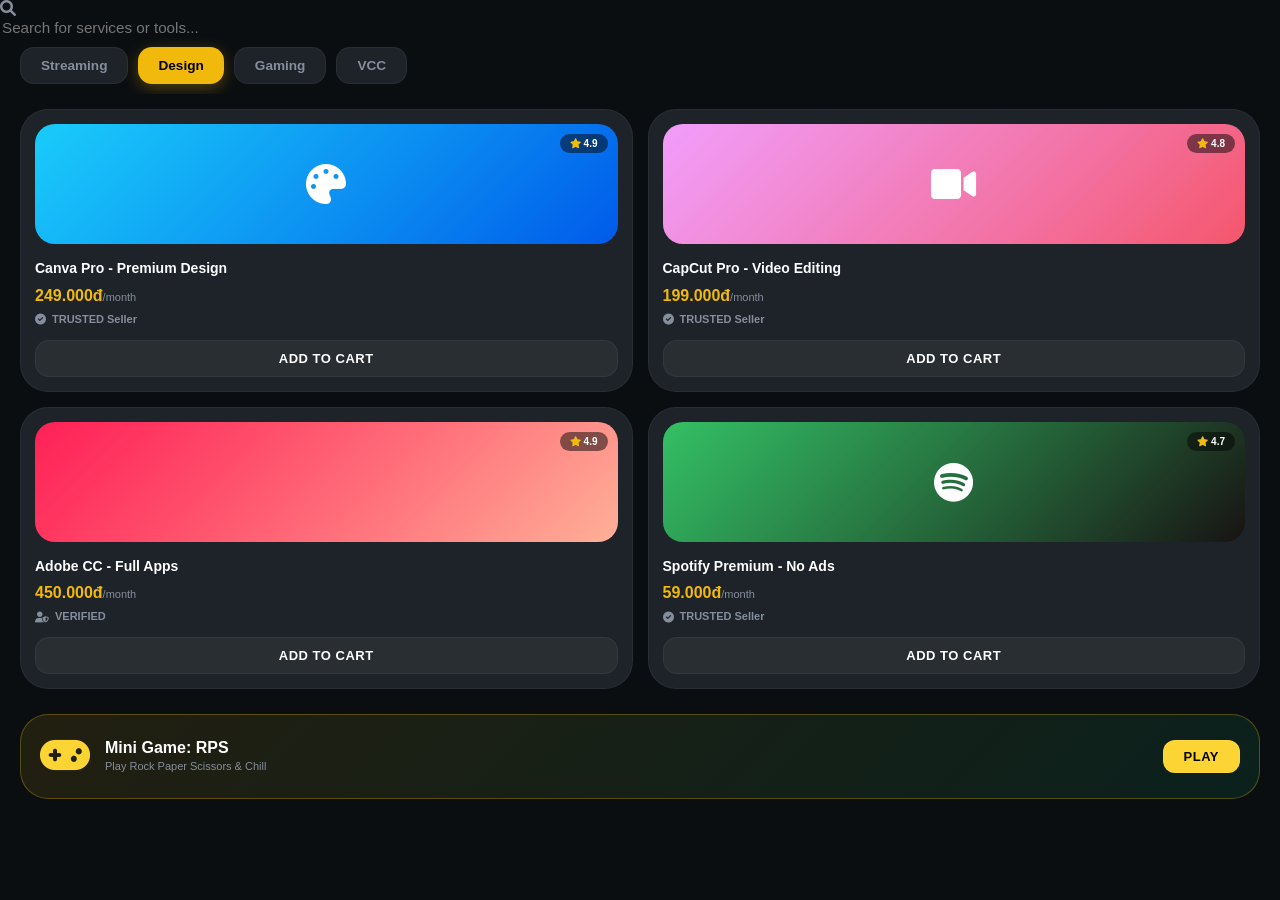
<file: frontend/discovery.html>
<!DOCTYPE html>
<html lang="vi">
<head>
    <meta charset="UTF-8">
    <meta name="viewport" content="width=device-width, initial-scale=1.0">
    <title>Mart - Digital Marketplace</title>
    <link href="https://fonts.googleapis.com/css2?family=Outfit:wght@300;400;600;700&display=swap" rel="stylesheet">
    <link rel="stylesheet" href="https://cdnjs.cloudflare.com/ajax/libs/font-awesome/6.0.0/css/all.min.css">
    <link rel="stylesheet" href="css/discovery.css">
</head>
<body class="dark-mode">
    <div class="mobile-frame">
        <!-- Header Section Optimized -->
        <header class="header">
            <div class="search-container">
                <i class="fas fa-search"></i>
                <input type="text" placeholder="Search for services or tools...">
            </div>
        </header>

        <!-- Category Tabs -->
        <div class="categories">
            <button class="cat-tab">Streaming</button>
            <button class="cat-tab active">Design</button>
            <button class="cat-tab">Gaming</button>
            <button class="cat-tab">VCC</button>
        </div>

        <!-- Product List -->
        <main class="product-list">
            <div class="product-grid">
                <!-- Canva Card -->
                <div class="glass-card">
                    <div class="card-image design-bg">
                        <i class="fas fa-palette" style="font-size: 40px; color: white;"></i>
                        <div class="rating-badge"><i class="fas fa-star"></i> 4.9</div>
                    </div>
                    <div class="card-body">
                        <h3>Canva Pro - Premium Design</h3>
                        <p class="price-tag">249.000đ<span>/month</span></p>
                        <div class="seller-info">
                            <i class="fas fa-check-circle trusted"></i>
                            <span>TRUSTED Seller</span>
                        </div>
                        <button class="add-btn">Add to Cart</button>
                    </div>
                </div>

                <!-- Capcut Card -->
                <div class="glass-card">
                    <div class="card-image video-bg">
                        <i class="fas fa-video" style="font-size: 40px; color: white;"></i>
                        <div class="rating-badge"><i class="fas fa-star"></i> 4.8</div>
                    </div>
                    <div class="card-body">
                        <h3>CapCut Pro - Video Editing</h3>
                        <p class="price-tag">199.000đ<span>/month</span></p>
                        <div class="seller-info">
                            <i class="fas fa-check-circle trusted"></i>
                            <span>TRUSTED Seller</span>
                        </div>
                        <button class="add-btn">Add to Cart</button>
                    </div>
                </div>

                <!-- Adobe Card -->
                <div class="glass-card">
                    <div class="card-image adobe-bg">
                        <i class="fab fa-adobe" style="font-size: 40px; color: white;"></i>
                        <div class="rating-badge"><i class="fas fa-star"></i> 4.9</div>
                    </div>
                    <div class="card-body">
                        <h3>Adobe CC - Full Apps</h3>
                        <p class="price-tag">450.000đ<span>/month</span></p>
                        <div class="seller-info">
                            <i class="fas fa-user-shield"></i>
                            <span>VERIFIED</span>
                        </div>
                        <button class="add-btn">Add to Cart</button>
                    </div>
                </div>

                <!-- Spotify Card -->
                <div class="glass-card">
                    <div class="card-image music-bg">
                        <i class="fab fa-spotify" style="font-size: 40px; color: white;"></i>
                        <div class="rating-badge"><i class="fas fa-star"></i> 4.7</div>
                    </div>
                    <div class="card-body">
                        <h3>Spotify Premium - No Ads</h3>
                        <p class="price-tag">59.000đ<span>/month</span></p>
                        <div class="seller-info">
                            <i class="fas fa-check-circle trusted"></i>
                            <span>TRUSTED Seller</span>
                        </div>
                        <button class="add-btn">Add to Cart</button>
                    </div>
                </div>
            <!-- Entertainment Section -->
            <div class="entertainment-section" style="grid-column: span 2; margin-top: 10px;">
                <div class="glass-card featured-game" style="background: linear-gradient(135deg, rgba(240, 185, 11, 0.1), rgba(14, 203, 129, 0.1)); border: 1px solid var(--primary);">
                    <div style="display: flex; align-items: center; gap: 15px; padding: 5px;">
                        <div class="game-icon" style="font-size: 40px; color: var(--primary);">
                            <i class="fas fa-gamepad"></i>
                        </div>
                        <div style="flex-grow: 1;">
                            <h3 style="margin: 0; font-size: 16px;">Mini Game: RPS</h3>
                            <p style="margin: 3px 0; font-size: 11px; color: var(--text-secondary);">Play Rock Paper Scissors & Chill</p>
                        </div>
                        <a href="game-rps.html" class="add-btn" style="width: auto; padding: 8px 20px; background: var(--primary); color: black; text-decoration: none; border-radius: 12px; font-weight: 700;">PLAY</a>
                    </div>
                </div>
            </div>
        </main>
    </div>
</body>
</html>
</file>
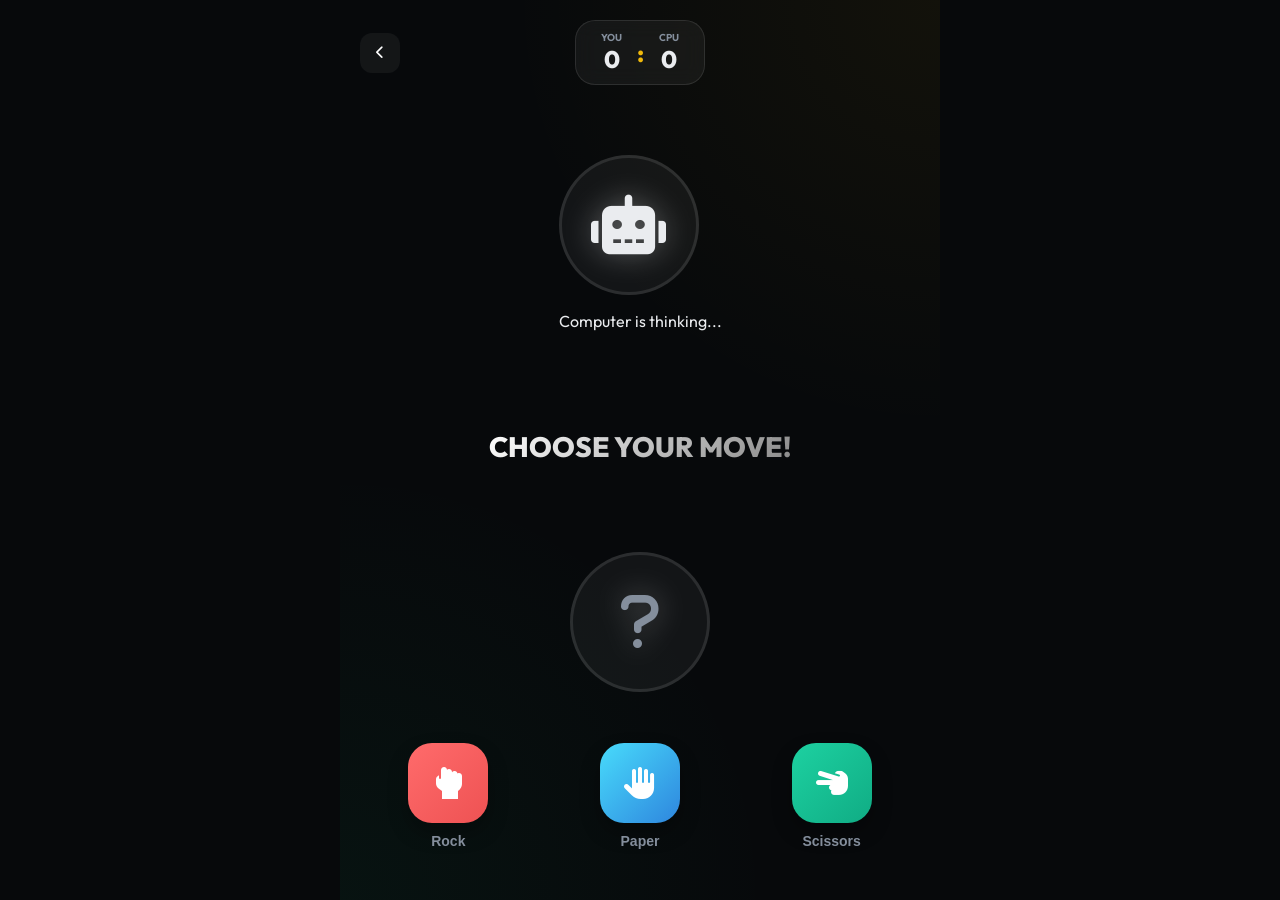
<file: frontend/game-rps.html>
<!DOCTYPE html>
<html lang="vi">
<head>
    <meta charset="UTF-8">
    <meta name="viewport" content="width=device-width, initial-scale=1.0">
    <title>Rock Paper Scissors - Pro</title>
    <link href="https://fonts.googleapis.com/css2?family=Outfit:wght@300;400;600;700&display=swap" rel="stylesheet">
    <link rel="stylesheet" href="https://cdnjs.cloudflare.com/ajax/libs/font-awesome/6.0.0/css/all.min.css">
    <link rel="stylesheet" href="css/game-rps.css">
</head>
<body class="dark-mode">
    <div class="game-container">
        <!-- Header -->
        <header class="game-header">
            <button onclick="window.history.back()" class="back-btn"><i class="fas fa-chevron-left"></i></button>
            <div class="score-board">
                <div class="score-item">
                    <span class="label">YOU</span>
                    <span id="player-score" class="value">0</span>
                </div>
                <div class="score-divider">:</div>
                <div class="score-item">
                    <span class="label">CPU</span>
                    <span id="cpu-score" class="value">0</span>
                </div>
            </div>
            <div style="width: 40px;"></div>
        </header>

        <!-- Play Area -->
        <main class="play-area">
            <div class="cpu-side">
                <div id="cpu-choice" class="choice-display skeleton">
                    <i class="fas fa-robot"></i>
                </div>
                <p>Computer is thinking...</p>
            </div>

            <div class="result-middle">
                <h2 id="result-text">Choose your move!</h2>
            </div>

            <div class="player-side">
                <div id="player-choice" class="choice-display player-wait">
                    <i class="fas fa-question"></i>
                </div>
            </div>
        </main>

        <!-- Controls -->
        <footer class="game-controls">
            <button onclick="playMove('rock')" class="move-btn" id="btn-rock">
                <div class="icon-circle rock-bg"><i class="fas fa-hand-rock"></i></div>
                <span>Rock</span>
            </button>
            <button onclick="playMove('paper')" class="move-btn" id="btn-paper">
                <div class="icon-circle paper-bg"><i class="fas fa-hand-paper"></i></div>
                <span>Paper</span>
            </button>
            <button onclick="playMove('scissors')" class="move-btn" id="btn-scissors">
                <div class="icon-circle scissors-bg"><i class="fas fa-hand-scissors"></i></div>
                <span>Scissors</span>
            </button>
        </footer>

        <!-- Achievement Popup (Optional) -->
        <div id="game-toast" class="toast-hidden">
            <span id="toast-msg">Combo x2!</span>
        </div>
    </div>

    <script type="module">
        import { RockPaperScissors } from './js/modules/game.js';
        const game = new RockPaperScissors();
        window.playMove = (move) => game.playMove(move);
    </script>
</body>
</html>
</file>
<file: frontend/css/discovery.css>
:root {
    --bg-color: #0B0E11;
    --accent-color: #F0B90B;
    --glass-bg: rgba(30, 35, 41, 0.7);
    --glass-border: rgba(255, 255, 255, 0.05);
    --text-primary: #EAECEF;
    --text-secondary: #848E9C;
    --bg: #0B0E11;
    --card-bg: #181A20;
    --primary: #FCD535;
    --text: #FFFFFF;
    --text-dim: #848E9C;
}

body {
    background-color: var(--bg);
    color: var(--text);
    font-family: 'Inter', sans-serif;
    margin: 0;
}

.search-container i {
    color: var(--text-secondary);
}

.search-container input {
    background: transparent;
    border: none;
    color: white;
    width: 100%;
    outline: none;
    font-size: 0.95rem;
    font-weight: 500;
}

/* Categories */
.categories {
    display: flex;
    gap: 10px;
    padding: 10px 20px;
    overflow-x: auto;
    scrollbar-width: none;
}

.categories::-webkit-scrollbar { display: none; }

.cat-tab {
    background: #1E2329;
    border: 1px solid var(--glass-border);
    color: var(--text-secondary);
    padding: 10px 20px;
    border-radius: 14px;
    font-size: 0.85rem;
    font-weight: 700;
    cursor: pointer;
    transition: 0.3s;
    white-space: nowrap;
}

.cat-tab.active {
    background: var(--accent-color);
    color: #000;
    border: none;
    box-shadow: 0 4px 15px rgba(240, 185, 11, 0.3);
}

/* Product Grid */
.product-grid {
    display: grid;
    grid-template-columns: 1fr 1fr;
    gap: 15px;
    padding: 15px 20px;
}

.glass-card {
    background: #1E2329;
    border: 1px solid var(--glass-border);
    border-radius: 28px;
    padding: 14px;
    transition: all 0.4s cubic-bezier(0.175, 0.885, 0.32, 1.275);
    display: flex;
    flex-direction: column;
}

.glass-card:hover {
    transform: translateY(-6px);
    border-color: rgba(240, 185, 11, 0.3);
    box-shadow: 0 15px 35px rgba(0,0,0,0.4);
}

.card-image {
    width: 100%;
    height: 120px;
    border-radius: 20px;
    display: flex;
    align-items: center;
    justify-content: center;
    position: relative;
    margin-bottom: 15px;
    overflow: hidden;
}

.card-image::after {
    content: '';
    position: absolute;
    inset: 0;
    background: linear-gradient(135deg, rgba(255,255,255,0.1) 0%, transparent 100%);
}

.design-bg { background: linear-gradient(135deg, #00c6fb 0%, #005bea 100%); }
.video-bg { background: linear-gradient(135deg, #f093fb 0%, #f5576c 100%); }
.adobe-bg { background: linear-gradient(135deg, #ff0844 0%, #ffb199 100%); }
.music-bg { background: linear-gradient(135deg, #1db954 0%, #191414 100%); }

.rating-badge {
    position: absolute;
    top: 10px;
    right: 10px;
    background: rgba(0, 0, 0, 0.5);
    padding: 4px 10px;
    border-radius: 10px;
    font-size: 10px;
    font-weight: 800;
    backdrop-filter: blur(4px);
}

.rating-badge i {
    color: var(--accent-color);
}

.card-body h3 {
    font-size: 14px;
    font-weight: 700;
    margin: 0 0 8px;
    line-height: 1.4;
    color: #fff;
}

.price-tag {
    font-size: 16px;
    font-weight: 800;
    margin: 0 0 8px;
    color: var(--accent-color);
}

.price-tag span {
    font-size: 11px;
    color: var(--text-secondary);
    font-weight: 500;
}

.seller-info {
    display: flex;
    align-items: center;
    gap: 6px;
    font-size: 11px;
    font-weight: 600;
    color: var(--text-secondary);
    margin-bottom: 15px;
}

.trusted {
    color: var(--success-color);
}

.add-btn {
    width: 100%;
    background: rgba(255,255,255,0.05);
    border: 1px solid var(--glass-border);
    color: white;
    padding: 10px;
    border-radius: 14px;
    font-size: 13px;
    font-weight: 700;
    cursor: pointer;
    transition: 0.3s;
    text-transform: uppercase;
    letter-spacing: 0.5px;
}

.add-btn:hover {
    background: var(--accent-color);
    color: #000;
    border-color: transparent;
    box-shadow: 0 6px 15px rgba(240, 185, 11, 0.3);
}

.featured-game {
    background: linear-gradient(135deg, rgba(240, 185, 11, 0.1), rgba(14, 203, 129, 0.1)) !important;
    border: 1px solid rgba(240, 185, 11, 0.3) !important;
}
</file>
<file: frontend/css/game-rps.css>
:root {
    --bg-dark: #07090b;
    --card-bg: rgba(255, 255, 255, 0.05);
    --primary: #F0B90B;
    --up-color: #0ECB81;
    --down-color: #F6465D;
    --text-main: #EAECEF;
    --text-dim: #848E9C;
    --rock-grad: linear-gradient(135deg, #FF6B6B 0%, #EE5253 100%);
    --paper-grad: linear-gradient(135deg, #48DBFB 0%, #2E86DE 100%);
    --scissors-grad: linear-gradient(135deg, #1DD1A1 0%, #10AC84 100%);
}

* {
    box-sizing: border-box;
    -webkit-tap-highlight-color: transparent;
}

body {
    margin: 0;
    padding: 0;
    background-color: var(--bg-dark);
    color: var(--text-main);
    font-family: 'Outfit', sans-serif;
    overflow: hidden;
    height: 100vh;
    display: flex;
    justify-content: center;
}

.game-container {
    width: 100%;
    max-width: 600px;
    height: 100%;
    display: flex;
    flex-direction: column;
    padding: 20px;
    background: radial-gradient(circle at top right, rgba(240, 185, 11, 0.05), transparent 40%),
                radial-gradient(circle at bottom left, rgba(14, 203, 129, 0.05), transparent 40%);
}

/* Header & Score */
.game-header {
    display: flex;
    justify-content: space-between;
    align-items: center;
    padding-bottom: 20px;
}

.back-btn {
    background: var(--card-bg);
    border: none;
    color: white;
    width: 40px;
    height: 40px;
    border-radius: 12px;
    cursor: pointer;
}

.score-board {
    background: var(--card-bg);
    padding: 10px 25px;
    border-radius: 20px;
    display: flex;
    align-items: center;
    gap: 15px;
    border: 1px solid rgba(255,255,255,0.1);
    backdrop-filter: blur(10px);
}

.score-item {
    display: flex;
    flex-direction: column;
    align-items: center;
}

.score-item .label {
    font-size: 10px;
    color: var(--text-dim);
    font-weight: 700;
}

.score-item .value {
    font-size: 24px;
    font-weight: 800;
}

.score-divider {
    font-size: 24px;
    font-weight: 800;
    color: var(--primary);
}

/* Play Area */
.play-area {
    flex: 1;
    display: flex;
    flex-direction: column;
    justify-content: space-around;
    align-items: center;
    padding: 20px 0;
}

.choice-display {
    width: 140px;
    height: 140px;
    background: var(--card-bg);
    border-radius: 50%;
    display: flex;
    align-items: center;
    justify-content: center;
    font-size: 60px;
    border: 3px solid rgba(255,255,255,0.1);
    position: relative;
    transition: 0.4s cubic-bezier(0.175, 0.885, 0.32, 1.275);
}

.choice-display i {
    filter: drop-shadow(0 0 15px rgba(255,255,255,0.3));
}

.choice-display.skeleton {
    animation: pulse 1.5s infinite;
}

@keyframes pulse {
    0% { opacity: 0.6; transform: scale(0.95); }
    50% { opacity: 1; transform: scale(1); }
    100% { opacity: 0.6; transform: scale(0.95); }
}

.player-wait i { color: var(--text-dim); }

#result-text {
    font-size: 28px;
    font-weight: 800;
    text-transform: uppercase;
    text-align: center;
    background: linear-gradient(135deg, #fff 0%, #888 100%);
    -webkit-background-clip: text;
    -webkit-text-fill-color: transparent;
    min-height: 40px;
}

/* Controls */
.game-controls {
    display: grid;
    grid-template-columns: repeat(3, 1fr);
    gap: 15px;
    padding-bottom: 30px;
}

.move-btn {
    background: transparent;
    border: none;
    color: var(--text-dim);
    display: flex;
    flex-direction: column;
    align-items: center;
    gap: 10px;
    cursor: pointer;
    transition: 0.3s;
}

.move-btn:active { transform: scale(0.9); }
.move-btn span { font-weight: 700; font-size: 14px; }

.icon-circle {
    width: 80px;
    height: 80px;
    border-radius: 24px;
    display: flex;
    align-items: center;
    justify-content: center;
    font-size: 32px;
    color: white;
    box-shadow: 0 10px 20px rgba(0,0,0,0.3);
    transition: 0.3s;
}

.rock-bg { background: var(--rock-grad); }
.paper-bg { background: var(--paper-grad); }
.scissors-bg { background: var(--scissors-grad); }

.move-btn:hover .icon-circle {
    transform: translateY(-5px);
    box-shadow: 0 15px 30px rgba(0,0,0,0.4);
}

/* Toast */
.toast-hidden {
    position: fixed;
    bottom: 120px;
    background: var(--primary);
    color: black;
    padding: 10px 20px;
    border-radius: 12px;
    font-weight: 800;
    opacity: 0;
    transform: translateY(20px);
    transition: 0.3s;
    pointer-events: none;
}

.toast-visible {
    opacity: 1;
    transform: translateY(0);
}

/* Win/Loss effects */
.win-glow {
    box-shadow: 0 0 40px var(--up-color) !important;
    border-color: var(--up-color) !important;
}

.loss-glow {
    box-shadow: 0 0 40px var(--down-color) !important;
    border-color: var(--down-color) !important;
}

.rock-active { background: var(--rock-grad); color: white; border-color: transparent; }
.paper-active { background: var(--paper-grad); color: white; border-color: transparent; }
.scissors-active { background: var(--scissors-grad); color: white; border-color: transparent; }
</file>
